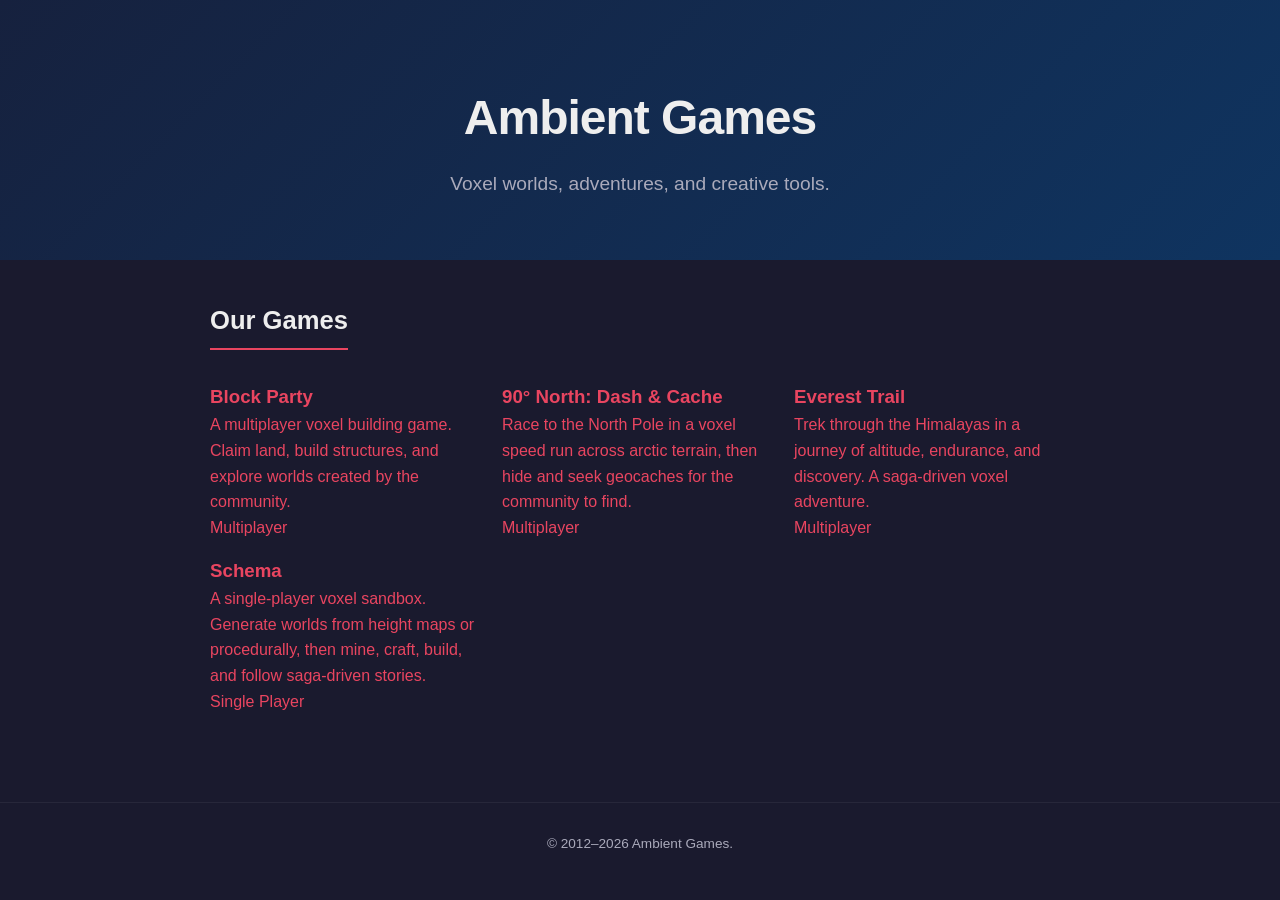
<file: docs/index.html>
<!DOCTYPE html>
<html lang="en">
<head>
    <meta charset="UTF-8">
    <meta name="viewport" content="width=device-width, initial-scale=1.0">
    <title>Ambient Games</title>
    <link rel="stylesheet" href="css/style.css">
</head>
<body>

<div class="hero">
    <h1>Ambient Games</h1>
    <p>Voxel worlds, adventures, and creative tools.</p>
</div>

<div class="container">

    <section>
        <h2>Our Games</h2>
        <div class="plugin-grid">
            <a href="blockparty/" class="product-card">
                <h3>Block Party</h3>
                <p>A multiplayer voxel building game. Claim land, build structures, and explore worlds created by the community.</p>
                <span class="product-tag">Multiplayer</span>
            </a>
            <a href="90north/" class="product-card">
                <h3>90&deg; North: Dash &amp; Cache</h3>
                <p>Race to the North Pole in a voxel speed run across arctic terrain, then hide and seek geocaches for the community to find.</p>
                <span class="product-tag">Multiplayer</span>
            </a>
            <a href="everesttrail/" class="product-card">
                <h3>Everest Trail</h3>
                <p>Trek through the Himalayas in a journey of altitude, endurance, and discovery. A saga-driven voxel adventure.</p>
                <span class="product-tag">Multiplayer</span>
            </a>
            <a href="schema/" class="product-card">
                <h3>Schema</h3>
                <p>A single-player voxel sandbox. Generate worlds from height maps or procedurally, then mine, craft, build, and follow saga-driven stories.</p>
                <span class="product-tag">Single Player</span>
            </a>
        </div>
    </section>

</div>

<footer>
    &copy; 2012&ndash;2026 Ambient Games.
</footer>

</body>
</html>
</file>
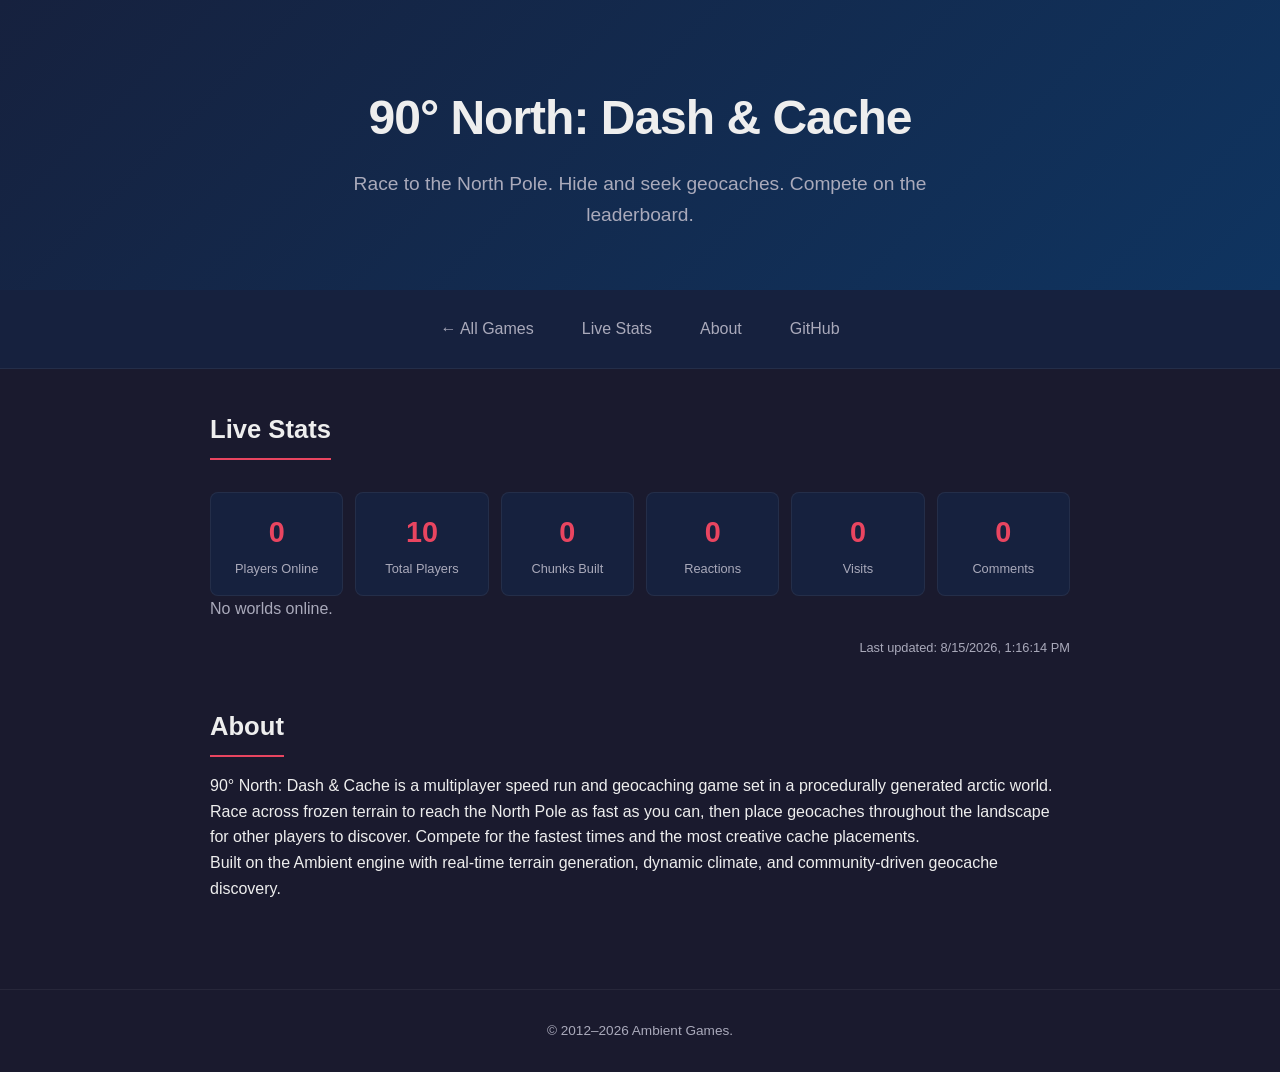
<file: docs/90north/index.html>
<!DOCTYPE html>
<html lang="en">
<head>
    <meta charset="UTF-8">
    <meta name="viewport" content="width=device-width, initial-scale=1.0">
    <title>90&deg; North: Dash &amp; Cache - Ambient Games</title>
    <link rel="stylesheet" href="../css/style.css">
</head>
<body>

<div class="hero">
    <h1>90&deg; North: Dash &amp; Cache</h1>
    <p>Race to the North Pole. Hide and seek geocaches. Compete on the leaderboard.</p>
</div>

<nav>
    <a href="../">&larr; All Games</a>
    <a href="#stats">Live Stats</a>
    <a href="#about">About</a>
    <a href="https://github.com/AmbientGames/Ambient.Hub">GitHub</a>
</nav>

<div class="container">

    <section id="stats">
        <h2>Live Stats</h2>
        <div class="stats-overview">
            <div class="stat-card">
                <div class="value" id="stat-online">--</div>
                <div class="label">Players Online</div>
            </div>
            <div class="stat-card">
                <div class="value" id="stat-players">--</div>
                <div class="label">Total Players</div>
            </div>
            <div class="stat-card">
                <div class="value" id="stat-chunks">--</div>
                <div class="label">Chunks Built</div>
            </div>
            <div class="stat-card">
                <div class="value" id="stat-reactions">--</div>
                <div class="label">Reactions</div>
            </div>
            <div class="stat-card">
                <div class="value" id="stat-visits">--</div>
                <div class="label">Visits</div>
            </div>
            <div class="stat-card">
                <div class="value" id="stat-comments">--</div>
                <div class="label">Comments</div>
            </div>
        </div>

        <div id="worlds-container">
            <p class="muted">Loading...</p>
        </div>

        <p class="muted stats-updated" id="stats-updated"></p>
    </section>

    <section id="about">
        <h2>About</h2>
        <p>90&deg; North: Dash &amp; Cache is a multiplayer speed run and geocaching game set in a procedurally generated arctic world. Race across frozen terrain to reach the North Pole as fast as you can, then place geocaches throughout the landscape for other players to discover. Compete for the fastest times and the most creative cache placements.</p>
        <p>Built on the Ambient engine with real-time terrain generation, dynamic climate, and community-driven geocache discovery.</p>
    </section>

</div>

<footer>
    &copy; 2012&ndash;2026 Ambient Games.
</footer>

<script>
    const fmt = n => (n ?? 0).toLocaleString();

    function buildTable(headers, rows) {
        if (!rows || rows.length === 0) return '<p class="muted">No data yet.</p>';
        let html = '<table><thead><tr>';
        headers.forEach(h => html += `<th>${h.label}</th>`);
        html += '</tr></thead><tbody>';
        rows.forEach(row => {
            html += '<tr>';
            headers.forEach(h => html += `<td>${h.fmt ? h.fmt(row[h.key]) : row[h.key]}</td>`);
            html += '</tr>';
        });
        html += '</tbody></table>';
        return html;
    }

    async function loadStats() {
        try {
            const response = await fetch('data/stats.json');
            if (!response.ok) return;
            const s = await response.json();

            document.getElementById('stat-online').textContent = fmt(s.playersOnline);
            document.getElementById('stat-players').textContent = fmt(s.totals?.players);
            document.getElementById('stat-chunks').textContent = fmt(s.totals?.chunks);
            document.getElementById('stat-reactions').textContent = fmt(s.totals?.reactions);
            document.getElementById('stat-visits').textContent = fmt(s.totals?.visits);
            document.getElementById('stat-comments').textContent = fmt(s.totals?.comments);

            const container = document.getElementById('worlds-container');
            if (s.worlds && s.worlds.length > 0) {
                container.innerHTML = s.worlds.map(w => `
                    <div class="world-section">
                        <h3>${w.name} <span class="muted world-meta">${fmt(w.activePlayers)} online &middot; ${fmt(w.totalChunks)} chunks</span></h3>
                        <div class="stats-details">
                            <div class="stats-column">
                                <h4>Leaderboard</h4>
                                <div class="stats-table-wrap">${buildTable(
                                    [
                                        { label: 'Player', key: 'displayName' },
                                        { label: 'Rep', key: 'reputation', fmt },
                                        { label: 'Blocks', key: 'blocksPlaced', fmt },
                                        { label: 'Sectors', key: 'sectorsOwned', fmt }
                                    ], w.leaderboard)}</div>
                            </div>
                            <div class="stats-column">
                                <h4>Top Builds</h4>
                                <div class="stats-table-wrap">${buildTable(
                                    [
                                        { label: 'Owner', key: 'ownerName' },
                                        { label: 'Rep', key: 'reputation', fmt },
                                        { label: 'Visits', key: 'visitCount', fmt }
                                    ], w.topBuilds)}</div>
                            </div>
                        </div>
                    </div>
                `).join('');
            } else {
                container.innerHTML = '<p class="muted">No worlds online.</p>';
            }

            if (s.generatedUtc) {
                const d = new Date(s.generatedUtc);
                document.getElementById('stats-updated').textContent = 'Last updated: ' + d.toLocaleString();
            }
        } catch (e) {
            // Stats not available yet
        }
    }
    loadStats();
</script>

</body>
</html>
</file>
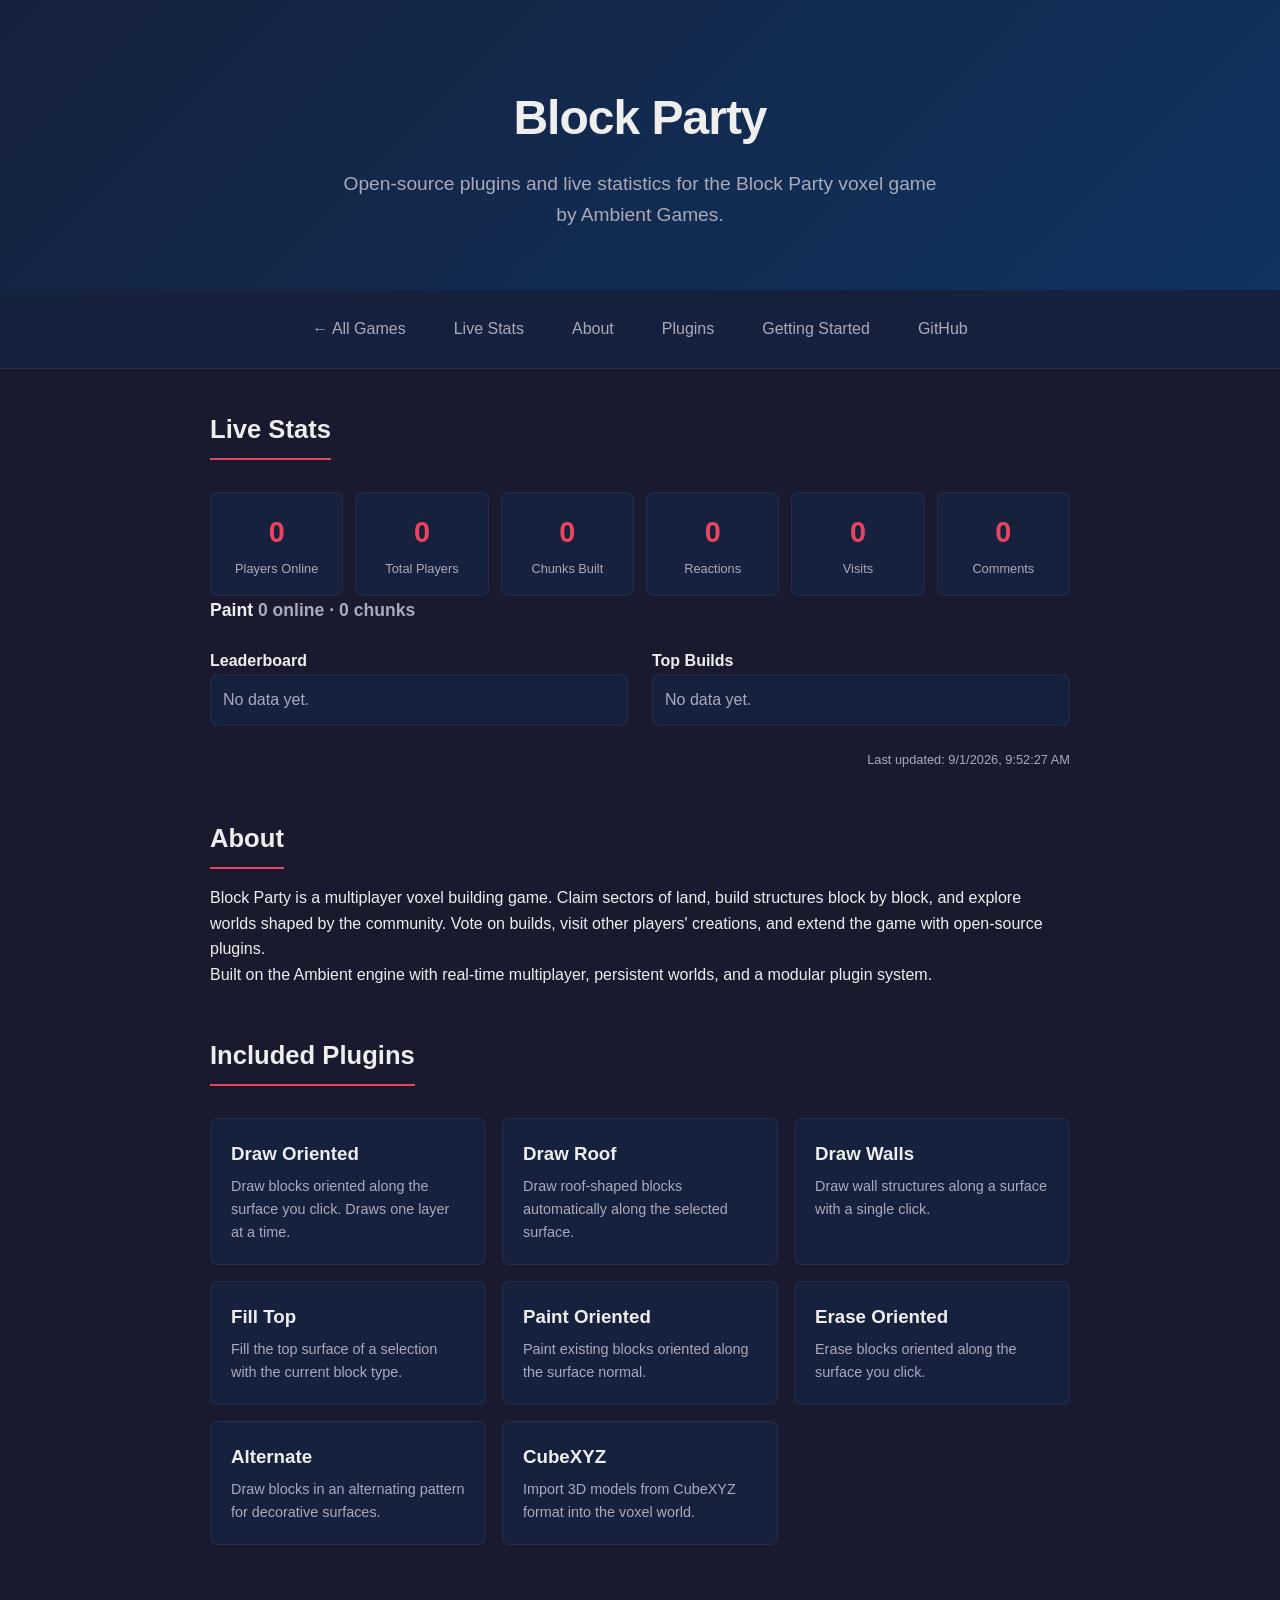
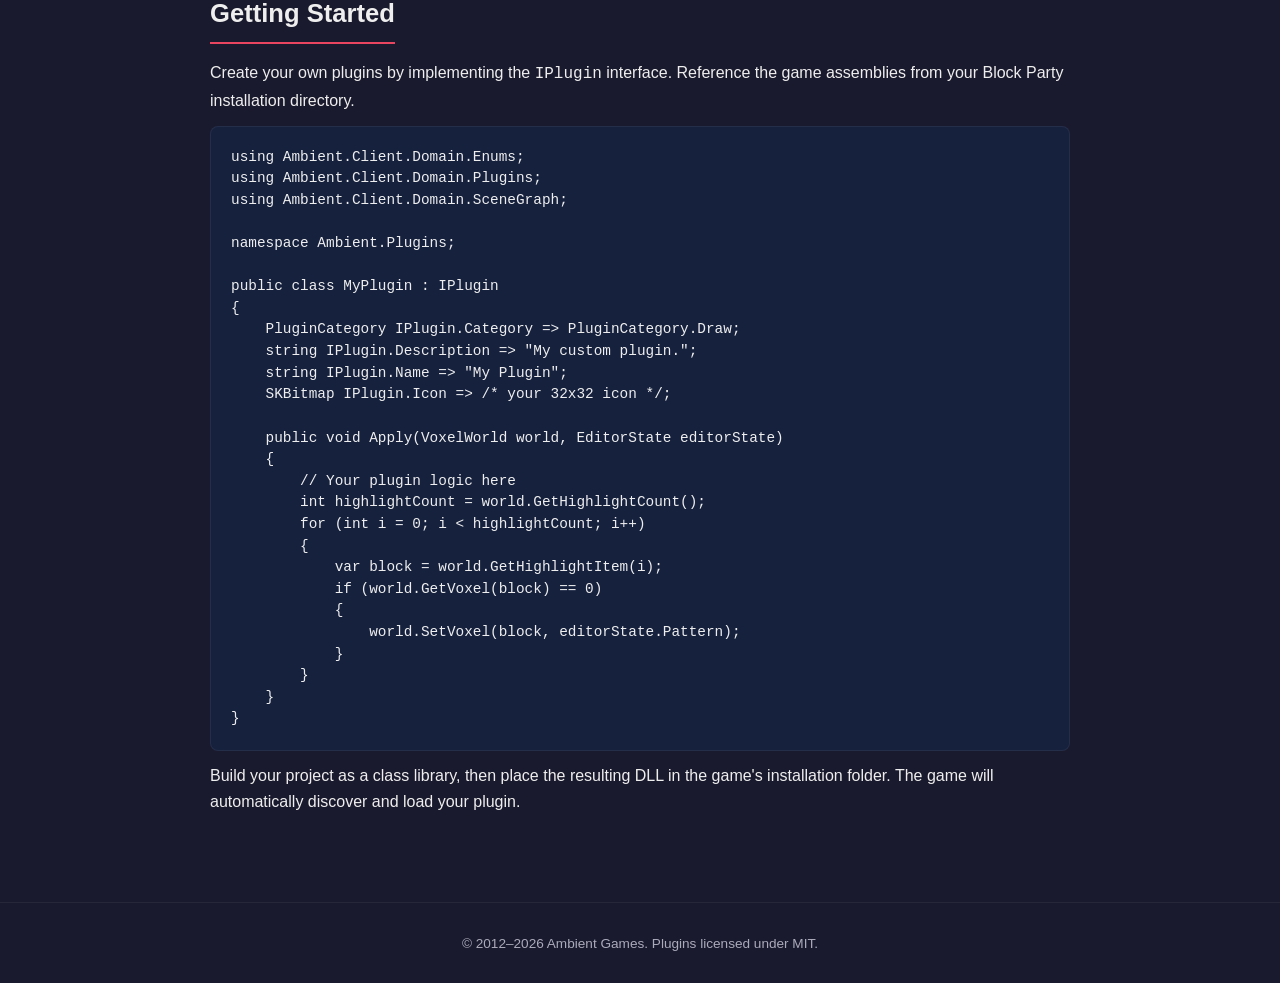
<file: docs/blockparty/index.html>
<!DOCTYPE html>
<html lang="en">
<head>
    <meta charset="UTF-8">
    <meta name="viewport" content="width=device-width, initial-scale=1.0">
    <title>Block Party - Ambient Games</title>
    <link rel="stylesheet" href="../css/style.css">
</head>
<body>

<div class="hero">
    <h1>Block Party</h1>
    <p>Open-source plugins and live statistics for the Block Party voxel game by Ambient Games.</p>
</div>

<nav>
    <a href="../">&larr; All Games</a>
    <a href="#stats">Live Stats</a>
    <a href="#about">About</a>
    <a href="#plugins">Plugins</a>
    <a href="#getting-started">Getting Started</a>
    <a href="https://github.com/AmbientGames/Ambient.Hub">GitHub</a>
</nav>

<div class="container">

    <section id="stats">
        <h2>Live Stats</h2>
        <div class="stats-overview">
            <div class="stat-card">
                <div class="value" id="stat-online">--</div>
                <div class="label">Players Online</div>
            </div>
            <div class="stat-card">
                <div class="value" id="stat-players">--</div>
                <div class="label">Total Players</div>
            </div>
            <div class="stat-card">
                <div class="value" id="stat-chunks">--</div>
                <div class="label">Chunks Built</div>
            </div>
            <div class="stat-card">
                <div class="value" id="stat-reactions">--</div>
                <div class="label">Reactions</div>
            </div>
            <div class="stat-card">
                <div class="value" id="stat-visits">--</div>
                <div class="label">Visits</div>
            </div>
            <div class="stat-card">
                <div class="value" id="stat-comments">--</div>
                <div class="label">Comments</div>
            </div>
        </div>

        <div id="worlds-container">
            <p class="muted">Loading...</p>
        </div>

        <p class="muted stats-updated" id="stats-updated"></p>
    </section>

    <section id="about">
        <h2>About</h2>
        <p>Block Party is a multiplayer voxel building game. Claim sectors of land, build structures block by block, and explore worlds shaped by the community. Vote on builds, visit other players' creations, and extend the game with open-source plugins.</p>
        <p>Built on the Ambient engine with real-time multiplayer, persistent worlds, and a modular plugin system.</p>
    </section>

    <section id="plugins">
        <h2>Included Plugins</h2>
        <div class="plugin-grid">
            <div class="plugin-card">
                <h3>Draw Oriented</h3>
                <p>Draw blocks oriented along the surface you click. Draws one layer at a time.</p>
            </div>
            <div class="plugin-card">
                <h3>Draw Roof</h3>
                <p>Draw roof-shaped blocks automatically along the selected surface.</p>
            </div>
            <div class="plugin-card">
                <h3>Draw Walls</h3>
                <p>Draw wall structures along a surface with a single click.</p>
            </div>
            <div class="plugin-card">
                <h3>Fill Top</h3>
                <p>Fill the top surface of a selection with the current block type.</p>
            </div>
            <div class="plugin-card">
                <h3>Paint Oriented</h3>
                <p>Paint existing blocks oriented along the surface normal.</p>
            </div>
            <div class="plugin-card">
                <h3>Erase Oriented</h3>
                <p>Erase blocks oriented along the surface you click.</p>
            </div>
            <div class="plugin-card">
                <h3>Alternate</h3>
                <p>Draw blocks in an alternating pattern for decorative surfaces.</p>
            </div>
            <div class="plugin-card">
                <h3>CubeXYZ</h3>
                <p>Import 3D models from CubeXYZ format into the voxel world.</p>
            </div>
        </div>
    </section>

    <section id="getting-started">
        <h2>Getting Started</h2>
        <p>Create your own plugins by implementing the <code>IPlugin</code> interface. Reference the game assemblies from your Block Party installation directory.</p>

        <pre><code>using Ambient.Client.Domain.Enums;
using Ambient.Client.Domain.Plugins;
using Ambient.Client.Domain.SceneGraph;

namespace Ambient.Plugins;

public class MyPlugin : IPlugin
{
    PluginCategory IPlugin.Category =&gt; PluginCategory.Draw;
    string IPlugin.Description =&gt; "My custom plugin.";
    string IPlugin.Name =&gt; "My Plugin";
    SKBitmap IPlugin.Icon =&gt; /* your 32x32 icon */;

    public void Apply(VoxelWorld world, EditorState editorState)
    {
        // Your plugin logic here
        int highlightCount = world.GetHighlightCount();
        for (int i = 0; i &lt; highlightCount; i++)
        {
            var block = world.GetHighlightItem(i);
            if (world.GetVoxel(block) == 0)
            {
                world.SetVoxel(block, editorState.Pattern);
            }
        }
    }
}</code></pre>

        <p>Build your project as a class library, then place the resulting DLL in the game's installation folder. The game will automatically discover and load your plugin.</p>
    </section>

</div>

<footer>
    &copy; 2012&ndash;2026 Ambient Games. Plugins licensed under MIT.
</footer>

<script>
    const fmt = n => (n ?? 0).toLocaleString();

    function buildTable(headers, rows) {
        if (!rows || rows.length === 0) return '<p class="muted">No data yet.</p>';
        let html = '<table><thead><tr>';
        headers.forEach(h => html += `<th>${h.label}</th>`);
        html += '</tr></thead><tbody>';
        rows.forEach(row => {
            html += '<tr>';
            headers.forEach(h => html += `<td>${h.fmt ? h.fmt(row[h.key]) : row[h.key]}</td>`);
            html += '</tr>';
        });
        html += '</tbody></table>';
        return html;
    }

    async function loadStats() {
        try {
            const response = await fetch('data/stats.json');
            if (!response.ok) return;
            const s = await response.json();

            document.getElementById('stat-online').textContent = fmt(s.playersOnline);
            document.getElementById('stat-players').textContent = fmt(s.totals?.players);
            document.getElementById('stat-chunks').textContent = fmt(s.totals?.chunks);
            document.getElementById('stat-reactions').textContent = fmt(s.totals?.reactions);
            document.getElementById('stat-visits').textContent = fmt(s.totals?.visits);
            document.getElementById('stat-comments').textContent = fmt(s.totals?.comments);

            const container = document.getElementById('worlds-container');
            if (s.worlds && s.worlds.length > 0) {
                container.innerHTML = s.worlds.map(w => `
                    <div class="world-section">
                        <h3>${w.name} <span class="muted world-meta">${fmt(w.activePlayers)} online &middot; ${fmt(w.totalChunks)} chunks</span></h3>
                        <div class="stats-details">
                            <div class="stats-column">
                                <h4>Leaderboard</h4>
                                <div class="stats-table-wrap">${buildTable(
                                    [
                                        { label: 'Player', key: 'displayName' },
                                        { label: 'Rep', key: 'reputation', fmt },
                                        { label: 'Blocks', key: 'blocksPlaced', fmt },
                                        { label: 'Sectors', key: 'sectorsOwned', fmt }
                                    ], w.leaderboard)}</div>
                            </div>
                            <div class="stats-column">
                                <h4>Top Builds</h4>
                                <div class="stats-table-wrap">${buildTable(
                                    [
                                        { label: 'Owner', key: 'ownerName' },
                                        { label: 'Rep', key: 'reputation', fmt },
                                        { label: 'Visits', key: 'visitCount', fmt }
                                    ], w.topBuilds)}</div>
                            </div>
                        </div>
                    </div>
                `).join('');
            } else {
                container.innerHTML = '<p class="muted">No worlds online.</p>';
            }

            if (s.generatedUtc) {
                const d = new Date(s.generatedUtc);
                document.getElementById('stats-updated').textContent = 'Last updated: ' + d.toLocaleString();
            }
        } catch (e) {
            // Stats not available yet
        }
    }
    loadStats();
</script>

</body>
</html>
</file>
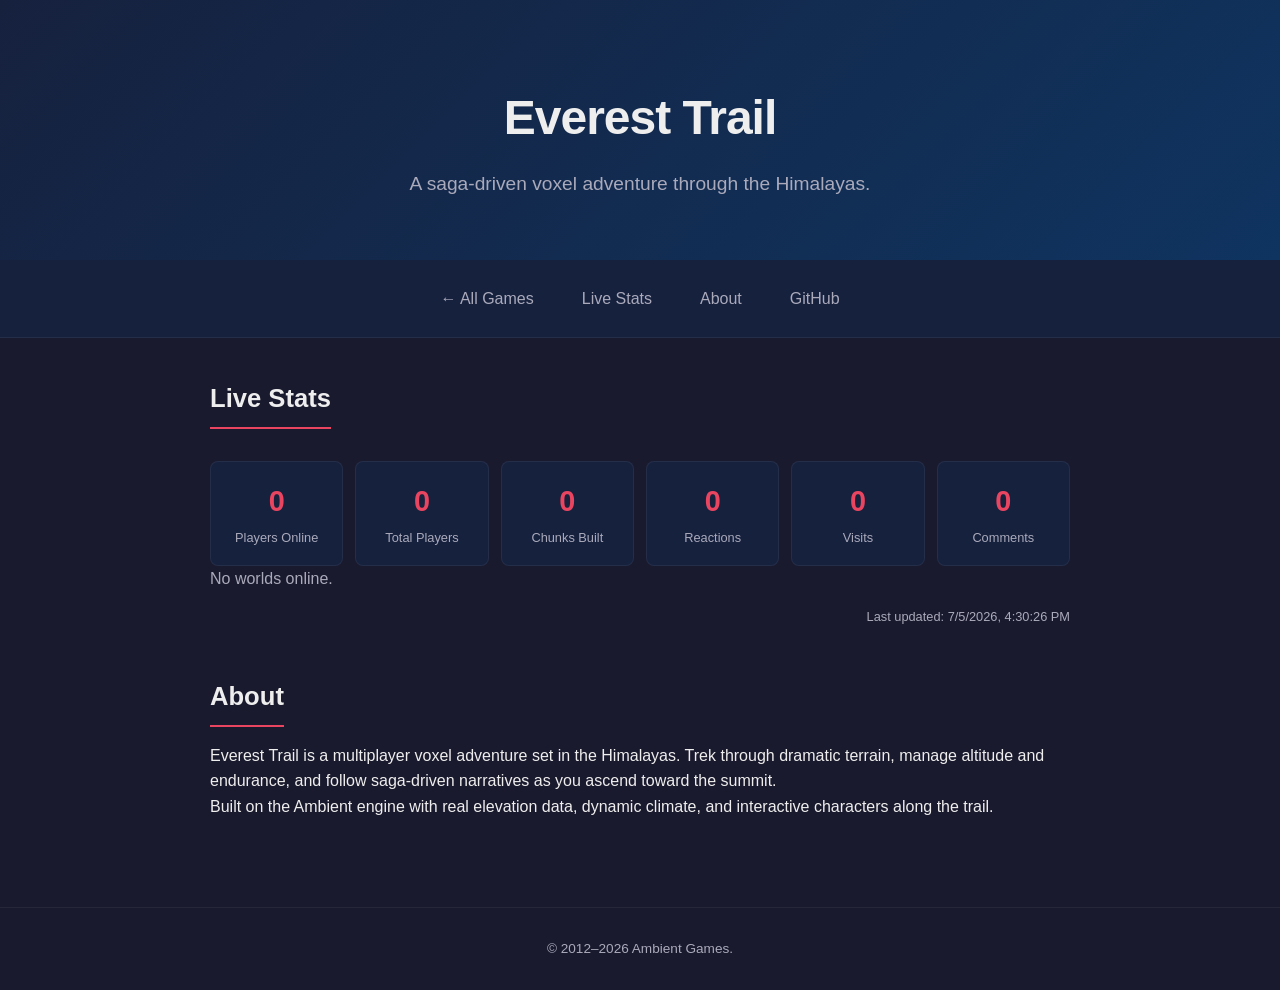
<file: docs/everesttrail/index.html>
<!DOCTYPE html>
<html lang="en">
<head>
    <meta charset="UTF-8">
    <meta name="viewport" content="width=device-width, initial-scale=1.0">
    <title>Everest Trail - Ambient Games</title>
    <link rel="stylesheet" href="../css/style.css">
</head>
<body>

<div class="hero">
    <h1>Everest Trail</h1>
    <p>A saga-driven voxel adventure through the Himalayas.</p>
</div>

<nav>
    <a href="../">&larr; All Games</a>
    <a href="#stats">Live Stats</a>
    <a href="#about">About</a>
    <a href="https://github.com/AmbientGames/Ambient.Hub">GitHub</a>
</nav>

<div class="container">

    <section id="stats">
        <h2>Live Stats</h2>
        <div class="stats-overview">
            <div class="stat-card">
                <div class="value" id="stat-online">--</div>
                <div class="label">Players Online</div>
            </div>
            <div class="stat-card">
                <div class="value" id="stat-players">--</div>
                <div class="label">Total Players</div>
            </div>
            <div class="stat-card">
                <div class="value" id="stat-chunks">--</div>
                <div class="label">Chunks Built</div>
            </div>
            <div class="stat-card">
                <div class="value" id="stat-reactions">--</div>
                <div class="label">Reactions</div>
            </div>
            <div class="stat-card">
                <div class="value" id="stat-visits">--</div>
                <div class="label">Visits</div>
            </div>
            <div class="stat-card">
                <div class="value" id="stat-comments">--</div>
                <div class="label">Comments</div>
            </div>
        </div>

        <div id="worlds-container">
            <p class="muted">Loading...</p>
        </div>

        <p class="muted stats-updated" id="stats-updated"></p>
    </section>

    <section id="about">
        <h2>About</h2>
        <p>Everest Trail is a multiplayer voxel adventure set in the Himalayas. Trek through dramatic terrain, manage altitude and endurance, and follow saga-driven narratives as you ascend toward the summit.</p>
        <p>Built on the Ambient engine with real elevation data, dynamic climate, and interactive characters along the trail.</p>
    </section>

</div>

<footer>
    &copy; 2012&ndash;2026 Ambient Games.
</footer>

<script>
    const fmt = n => (n ?? 0).toLocaleString();

    function buildTable(headers, rows) {
        if (!rows || rows.length === 0) return '<p class="muted">No data yet.</p>';
        let html = '<table><thead><tr>';
        headers.forEach(h => html += `<th>${h.label}</th>`);
        html += '</tr></thead><tbody>';
        rows.forEach(row => {
            html += '<tr>';
            headers.forEach(h => html += `<td>${h.fmt ? h.fmt(row[h.key]) : row[h.key]}</td>`);
            html += '</tr>';
        });
        html += '</tbody></table>';
        return html;
    }

    async function loadStats() {
        try {
            const response = await fetch('data/stats.json');
            if (!response.ok) return;
            const s = await response.json();

            document.getElementById('stat-online').textContent = fmt(s.playersOnline);
            document.getElementById('stat-players').textContent = fmt(s.totals?.players);
            document.getElementById('stat-chunks').textContent = fmt(s.totals?.chunks);
            document.getElementById('stat-reactions').textContent = fmt(s.totals?.reactions);
            document.getElementById('stat-visits').textContent = fmt(s.totals?.visits);
            document.getElementById('stat-comments').textContent = fmt(s.totals?.comments);

            const container = document.getElementById('worlds-container');
            if (s.worlds && s.worlds.length > 0) {
                container.innerHTML = s.worlds.map(w => `
                    <div class="world-section">
                        <h3>${w.name} <span class="muted world-meta">${fmt(w.activePlayers)} online &middot; ${fmt(w.totalChunks)} chunks</span></h3>
                        <div class="stats-details">
                            <div class="stats-column">
                                <h4>Leaderboard</h4>
                                <div class="stats-table-wrap">${buildTable(
                                    [
                                        { label: 'Player', key: 'displayName' },
                                        { label: 'Rep', key: 'reputation', fmt },
                                        { label: 'Blocks', key: 'blocksPlaced', fmt },
                                        { label: 'Sectors', key: 'sectorsOwned', fmt }
                                    ], w.leaderboard)}</div>
                            </div>
                            <div class="stats-column">
                                <h4>Top Builds</h4>
                                <div class="stats-table-wrap">${buildTable(
                                    [
                                        { label: 'Owner', key: 'ownerName' },
                                        { label: 'Rep', key: 'reputation', fmt },
                                        { label: 'Visits', key: 'visitCount', fmt }
                                    ], w.topBuilds)}</div>
                            </div>
                        </div>
                    </div>
                `).join('');
            } else {
                container.innerHTML = '<p class="muted">No worlds online.</p>';
            }

            if (s.generatedUtc) {
                const d = new Date(s.generatedUtc);
                document.getElementById('stats-updated').textContent = 'Last updated: ' + d.toLocaleString();
            }
        } catch (e) {
            // Stats not available yet
        }
    }
    loadStats();
</script>

</body>
</html>
</file>
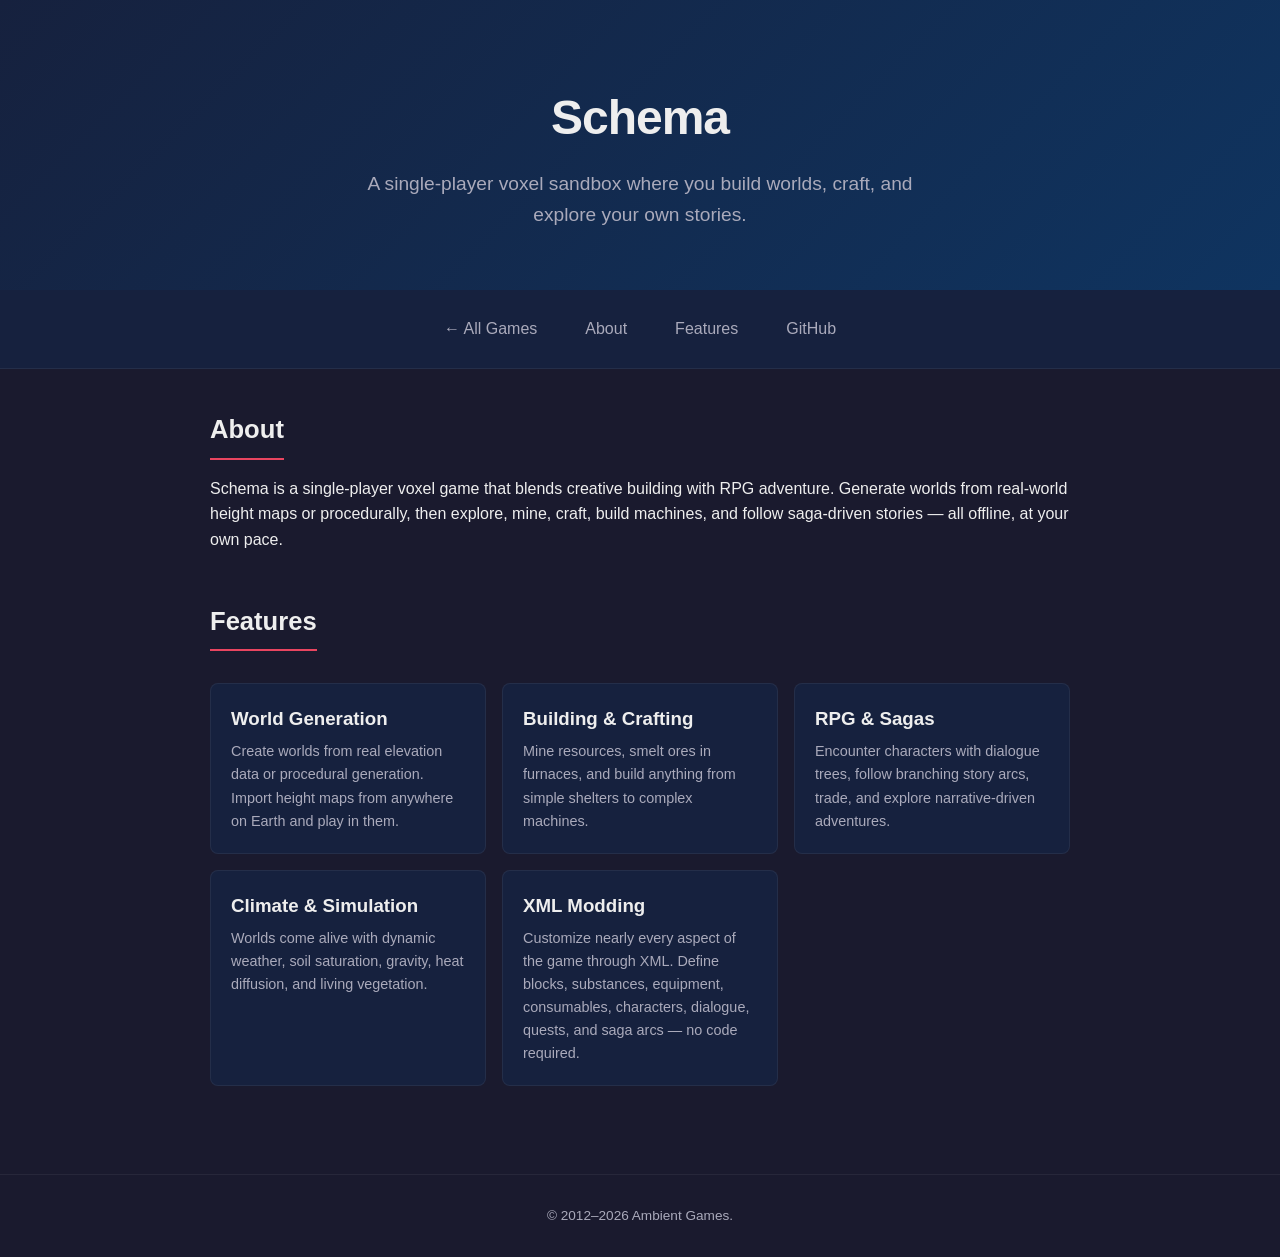
<file: docs/schema/index.html>
<!DOCTYPE html>
<html lang="en">
<head>
    <meta charset="UTF-8">
    <meta name="viewport" content="width=device-width, initial-scale=1.0">
    <title>Schema - Ambient Games</title>
    <link rel="stylesheet" href="../css/style.css">
</head>
<body>

<div class="hero">
    <h1>Schema</h1>
    <p>A single-player voxel sandbox where you build worlds, craft, and explore your own stories.</p>
</div>

<nav>
    <a href="../">&larr; All Games</a>
    <a href="#about">About</a>
    <a href="#features">Features</a>
    <a href="https://github.com/AmbientGames/Ambient.Hub">GitHub</a>
</nav>

<div class="container">

    <section id="about">
        <h2>About</h2>
        <p>Schema is a single-player voxel game that blends creative building with RPG adventure. Generate worlds from real-world height maps or procedurally, then explore, mine, craft, build machines, and follow saga-driven stories &mdash; all offline, at your own pace.</p>
    </section>

    <section id="features">
        <h2>Features</h2>
        <div class="plugin-grid">
            <div class="plugin-card">
                <h3>World Generation</h3>
                <p>Create worlds from real elevation data or procedural generation. Import height maps from anywhere on Earth and play in them.</p>
            </div>
            <div class="plugin-card">
                <h3>Building &amp; Crafting</h3>
                <p>Mine resources, smelt ores in furnaces, and build anything from simple shelters to complex machines.</p>
            </div>
            <div class="plugin-card">
                <h3>RPG &amp; Sagas</h3>
                <p>Encounter characters with dialogue trees, follow branching story arcs, trade, and explore narrative-driven adventures.</p>
            </div>
            <div class="plugin-card">
                <h3>Climate &amp; Simulation</h3>
                <p>Worlds come alive with dynamic weather, soil saturation, gravity, heat diffusion, and living vegetation.</p>
            </div>
            <div class="plugin-card">
                <h3>XML Modding</h3>
                <p>Customize nearly every aspect of the game through XML. Define blocks, substances, equipment, consumables, characters, dialogue, quests, and saga arcs &mdash; no code required.</p>
            </div>
        </div>
    </section>

</div>

<footer>
    &copy; 2012&ndash;2026 Ambient Games.
</footer>

</body>
</html>
</file>
<file: docs/css/style.css>
:root {
    --bg: #1a1a2e;
    --surface: #16213e;
    --primary: #0f3460;
    --accent: #e94560;
    --text: #eee;
    --text-muted: #aab;
    --radius: 8px;
}

* { margin: 0; padding: 0; box-sizing: border-box; }

body {
    font-family: -apple-system, BlinkMacSystemFont, "Segoe UI", Roboto, Helvetica, Arial, sans-serif;
    background: var(--bg);
    color: var(--text);
    line-height: 1.6;
}

a { color: var(--accent); text-decoration: none; }
a:hover { text-decoration: underline; }

/* Header */
.hero {
    text-align: center;
    padding: 80px 20px 60px;
    background: linear-gradient(135deg, var(--surface), var(--primary));
}

.hero h1 {
    font-size: 3rem;
    margin-bottom: 12px;
    letter-spacing: -1px;
}

.hero p {
    font-size: 1.2rem;
    color: var(--text-muted);
    max-width: 600px;
    margin: 0 auto;
}

/* Navigation */
nav {
    display: flex;
    justify-content: center;
    gap: 24px;
    padding: 20px;
    background: var(--surface);
    border-bottom: 1px solid rgba(255,255,255,0.06);
}

nav a {
    color: var(--text-muted);
    font-weight: 500;
    padding: 6px 12px;
    border-radius: var(--radius);
    transition: background 0.2s;
}

nav a:hover {
    background: var(--primary);
    color: var(--text);
    text-decoration: none;
}

/* Content */
.container {
    max-width: 900px;
    margin: 0 auto;
    padding: 40px 20px;
}

section {
    margin-bottom: 48px;
}

section h2 {
    font-size: 1.6rem;
    margin-bottom: 16px;
    padding-bottom: 8px;
    border-bottom: 2px solid var(--accent);
    display: inline-block;
}

/* Plugin cards */
.plugin-grid {
    display: grid;
    grid-template-columns: repeat(auto-fill, minmax(260px, 1fr));
    gap: 16px;
    margin-top: 16px;
}

.plugin-card {
    background: var(--surface);
    border: 1px solid rgba(255,255,255,0.06);
    border-radius: var(--radius);
    padding: 20px;
}

.plugin-card h3 { margin-bottom: 6px; }
.plugin-card p { color: var(--text-muted); font-size: 0.9rem; }

/* Code block */
pre {
    background: var(--surface);
    border: 1px solid rgba(255,255,255,0.06);
    border-radius: var(--radius);
    padding: 20px;
    overflow-x: auto;
    font-size: 0.9rem;
    line-height: 1.5;
    margin: 12px 0;
}

code {
    font-family: "Cascadia Code", "Fira Code", Consolas, monospace;
}

/* Stats section */
.stats-overview {
    display: grid;
    grid-template-columns: repeat(auto-fill, minmax(130px, 1fr));
    gap: 12px;
    margin-top: 16px;
}

.stat-card {
    background: var(--surface);
    border: 1px solid rgba(255,255,255,0.06);
    border-radius: var(--radius);
    padding: 16px;
    text-align: center;
}

.stat-card .value {
    font-size: 1.8rem;
    font-weight: 700;
    color: var(--accent);
}

.stat-card .label {
    color: var(--text-muted);
    font-size: 0.8rem;
    margin-top: 4px;
}

.stats-details {
    display: grid;
    grid-template-columns: 1fr 1fr;
    gap: 24px;
    margin: 24px 0;
}

.stats-details h3,
#stats h3 {
    font-size: 1.1rem;
    margin-bottom: 10px;
    color: var(--text);
}

.stats-table-wrap {
    background: var(--surface);
    border: 1px solid rgba(255,255,255,0.06);
    border-radius: var(--radius);
    padding: 12px;
    overflow-x: auto;
}

.stats-table-wrap table {
    width: 100%;
    border-collapse: collapse;
    font-size: 0.85rem;
}

.stats-table-wrap th {
    text-align: left;
    color: var(--text-muted);
    font-weight: 600;
    padding: 6px 8px;
    border-bottom: 1px solid rgba(255,255,255,0.08);
}

.stats-table-wrap td {
    padding: 6px 8px;
    border-bottom: 1px solid rgba(255,255,255,0.04);
}

.stats-table-wrap tr:last-child td {
    border-bottom: none;
}

.stats-updated {
    margin-top: 16px;
    text-align: right;
    font-size: 0.8rem;
}

.muted { color: var(--text-muted); }

@media (max-width: 600px) {
    .stats-details {
        grid-template-columns: 1fr;
    }
}

/* Footer */
footer {
    text-align: center;
    padding: 30px 20px;
    color: var(--text-muted);
    font-size: 0.85rem;
    border-top: 1px solid rgba(255,255,255,0.06);
}
</file>
